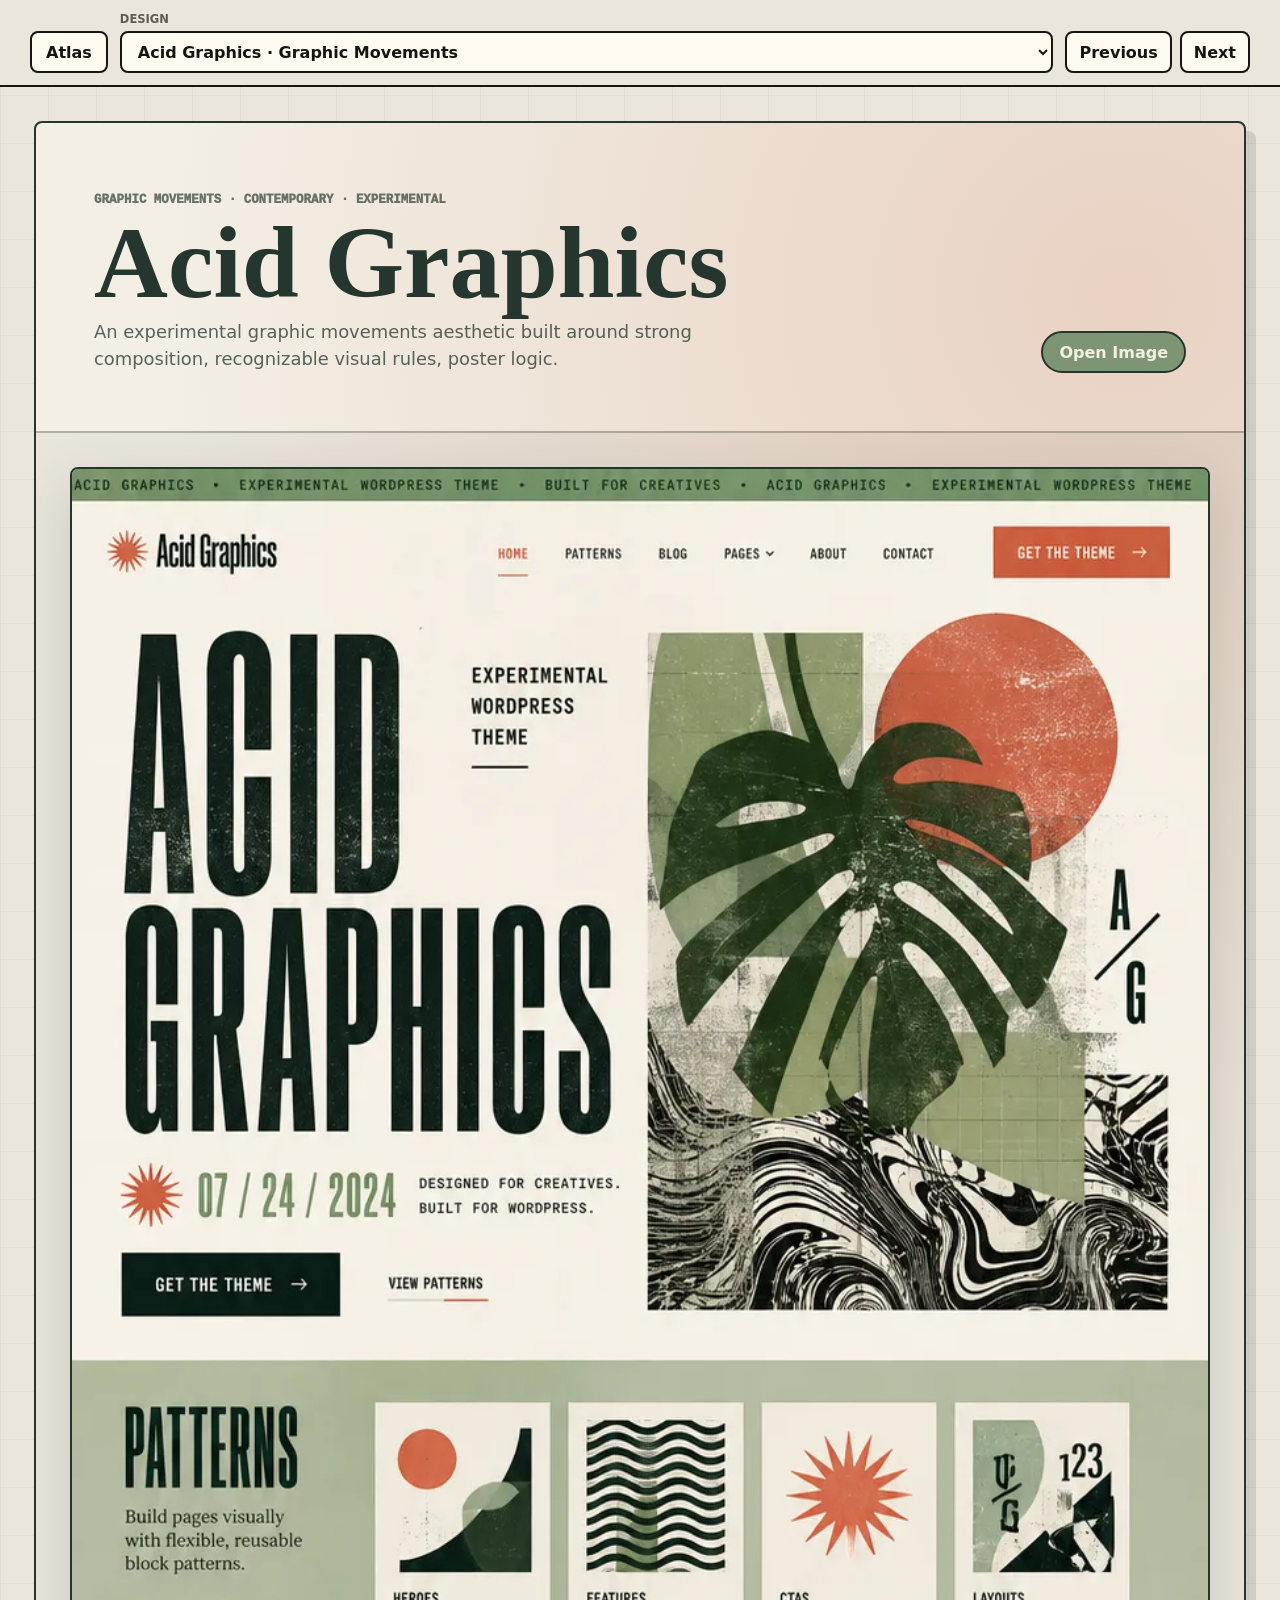
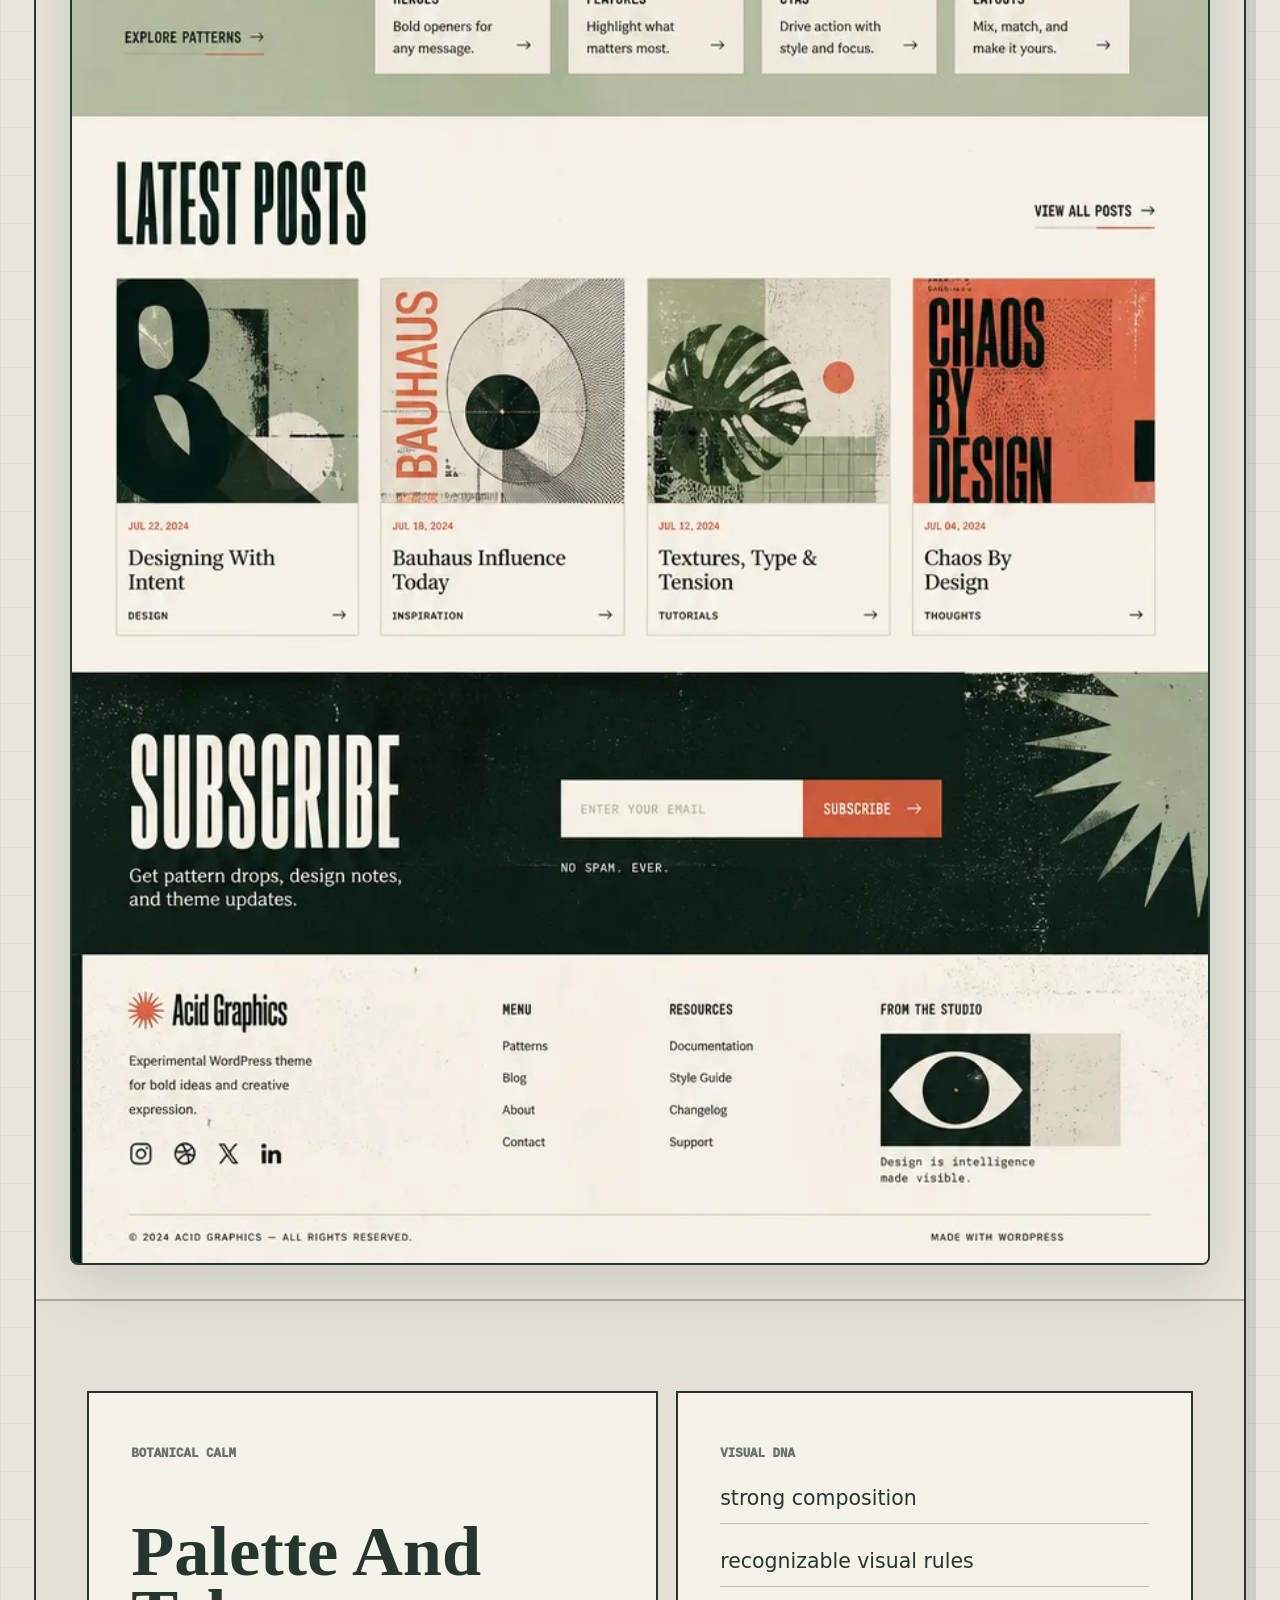
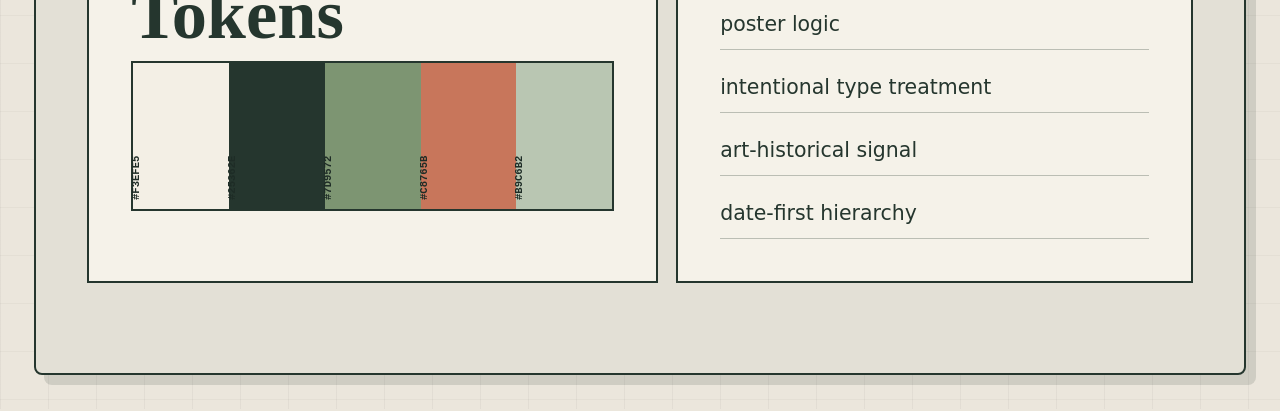
<file: mockup.html>
<!doctype html>
<html lang="en">
  <head>
    <meta charset="utf-8">
    <meta name="viewport" content="width=device-width, initial-scale=1">
    <title>WordPress Theme Mockup Viewer | WeirdPress Aesthetic Atlas</title>
    <meta name="description" content="Open full-page WordPress homepage mockups from the WeirdPress Aesthetic Atlas and compare visual directions for theme design.">
    <meta name="robots" content="index, follow">
    <meta name="theme-color" content="#11110f">
    <meta name="color-scheme" content="dark">
    <link rel="canonical" href="https://regionallyfamous.github.io/atlas/mockup.html">
    <link rel="icon" href="assets/meta/favicon.ico" sizes="any">
    <link rel="icon" type="image/svg+xml" href="assets/meta/favicon.svg">
    <link rel="icon" type="image/png" sizes="32x32" href="assets/meta/favicon-32.png">
    <link rel="apple-touch-icon" href="assets/meta/apple-touch-icon.png">
    <link rel="manifest" href="site.webmanifest">
    <meta property="og:locale" content="en_US">
    <meta property="og:type" content="website">
    <meta property="og:site_name" content="WeirdPress Aesthetic Atlas">
    <meta property="og:title" content="WordPress Theme Mockup Viewer">
    <meta property="og:description" content="Open full-page WordPress homepage mockups from the WeirdPress Aesthetic Atlas and compare visual directions for theme design.">
    <meta property="og:url" content="https://regionallyfamous.github.io/atlas/mockup.html">
    <meta property="og:image" content="https://regionallyfamous.github.io/atlas/assets/meta/social-card.jpg">
    <meta property="og:image:secure_url" content="https://regionallyfamous.github.io/atlas/assets/meta/social-card.jpg">
    <meta property="og:image:type" content="image/jpeg">
    <meta property="og:image:width" content="1200">
    <meta property="og:image:height" content="630">
    <meta property="og:image:alt" content="A dark editorial wall of WordPress theme mockups labeled WeirdPress Aesthetic Atlas.">
    <meta name="twitter:card" content="summary_large_image">
    <meta name="twitter:title" content="WordPress Theme Mockup Viewer">
    <meta name="twitter:description" content="Open full-page WordPress homepage mockups from the WeirdPress Aesthetic Atlas and compare visual directions for theme design.">
    <meta name="twitter:image" content="https://regionallyfamous.github.io/atlas/assets/meta/social-card.jpg">
    <meta name="twitter:image:alt" content="A dark editorial wall of WordPress theme mockups labeled WeirdPress Aesthetic Atlas.">
    <link rel="stylesheet" href="mockup.css">
  </head>
  <body>
    <header class="viewer-bar">
      <a class="back-link" href="index.html">Atlas</a>
      <label class="mockup-picker">
        <span>Design</span>
        <select id="mockupSelect"></select>
      </label>
      <div class="viewer-actions">
        <button id="prevButton" type="button">Previous</button>
        <button id="nextButton" type="button">Next</button>
      </div>
    </header>
    <main id="mockupRoot" class="mockup-root" aria-live="polite"></main>
    <script src="mockup.js"></script>
  </body>
</html>
</file>
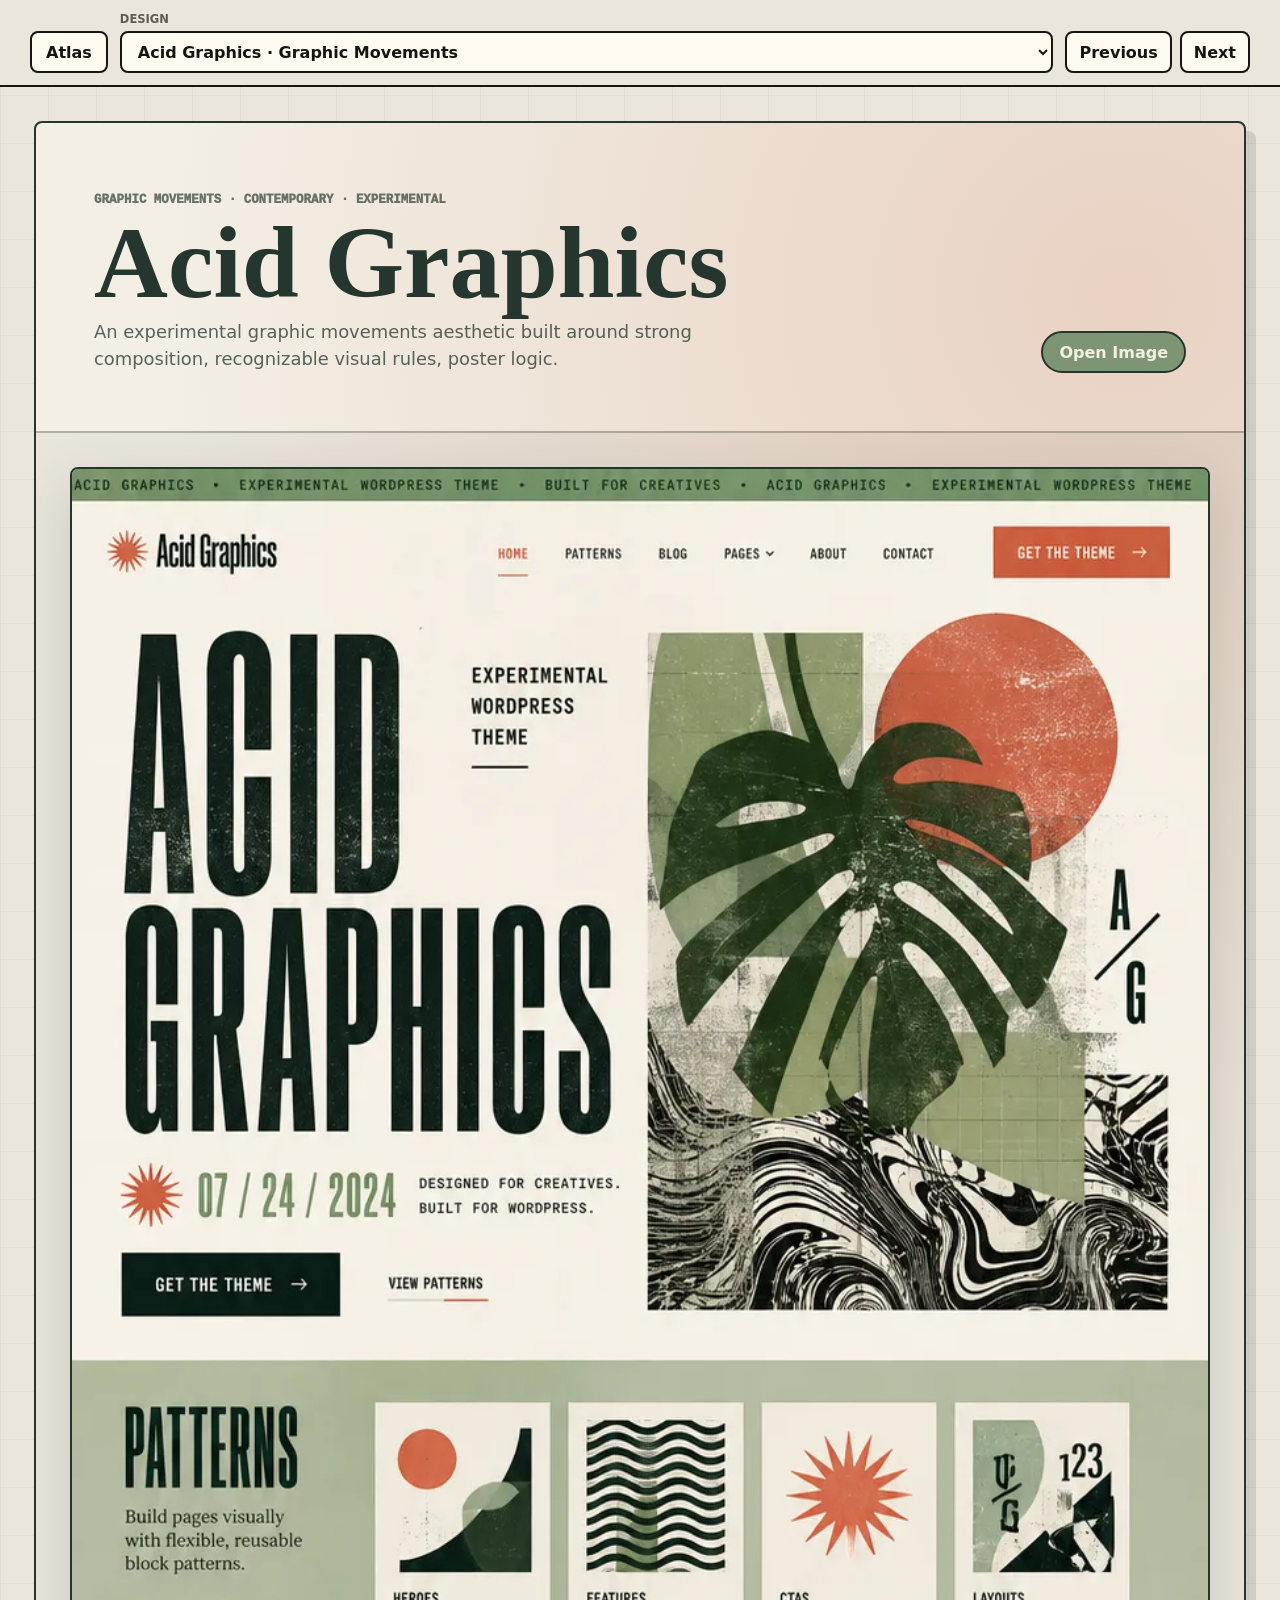
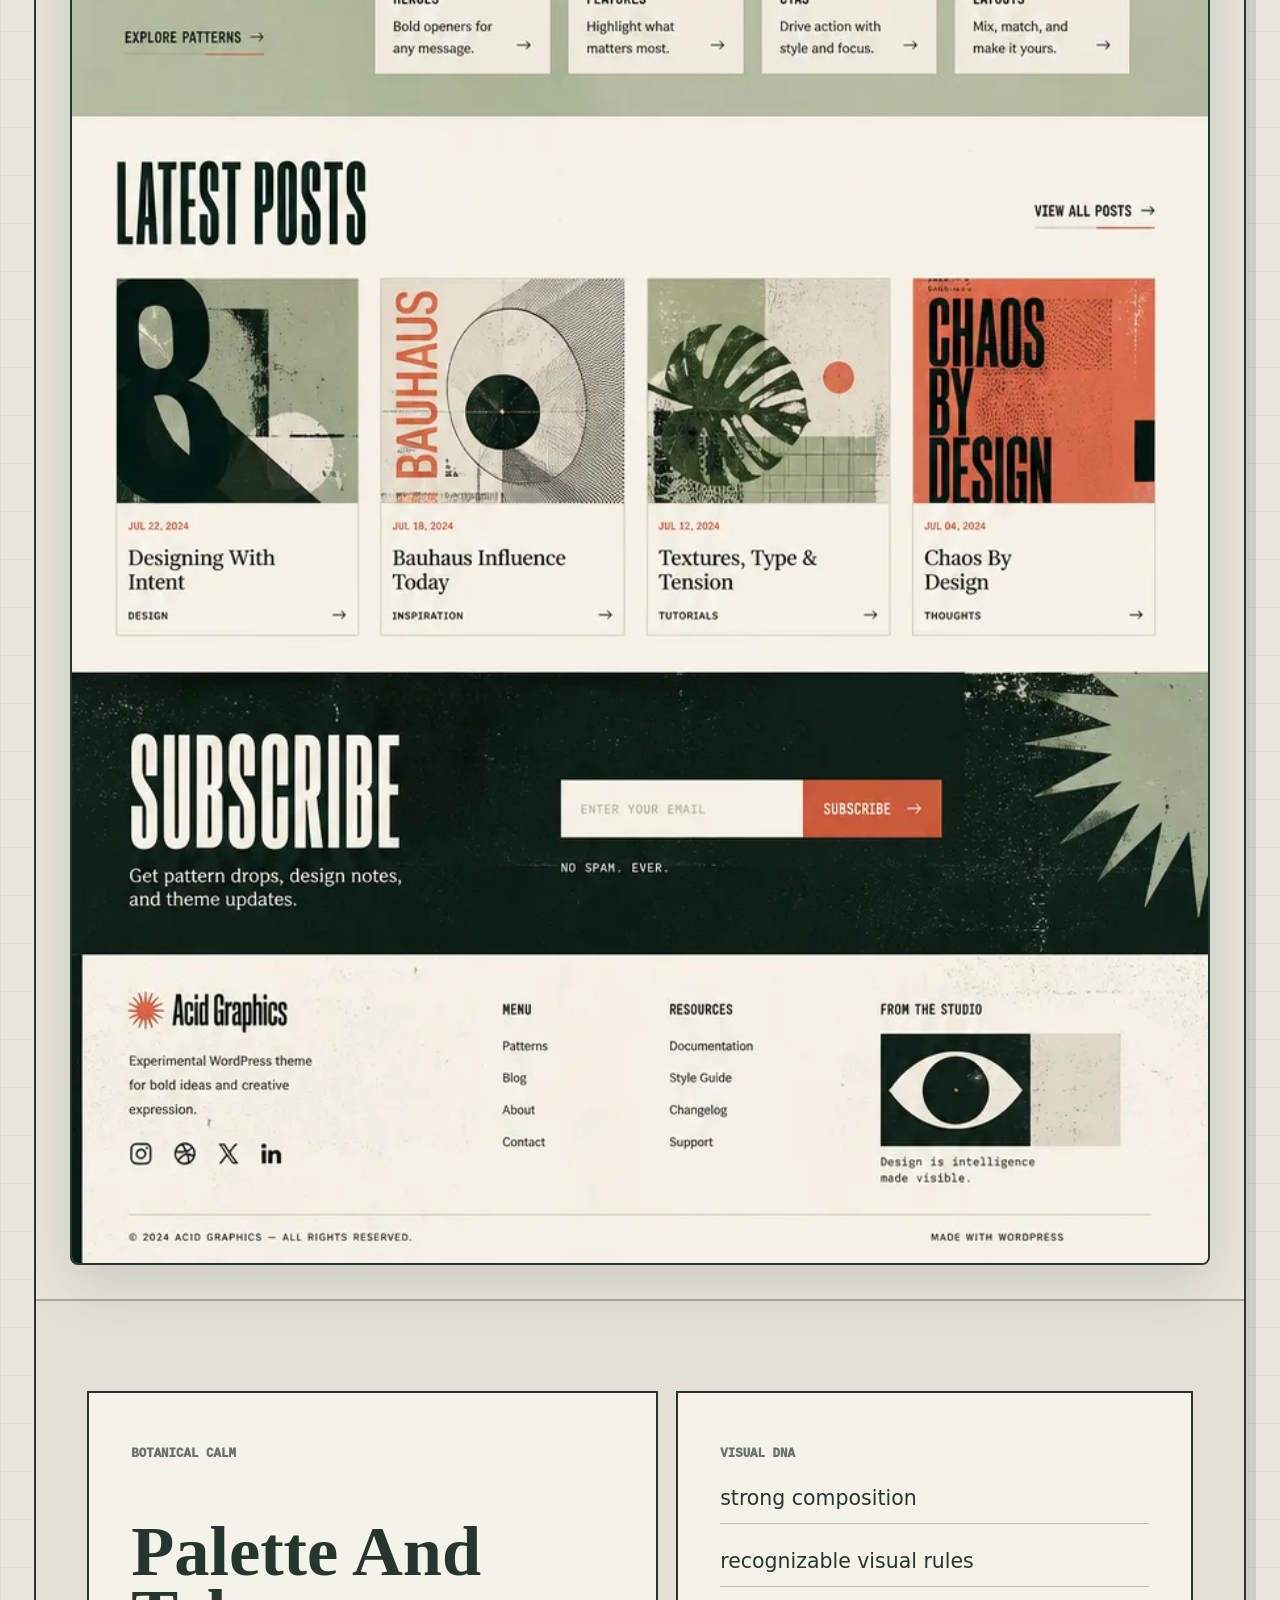
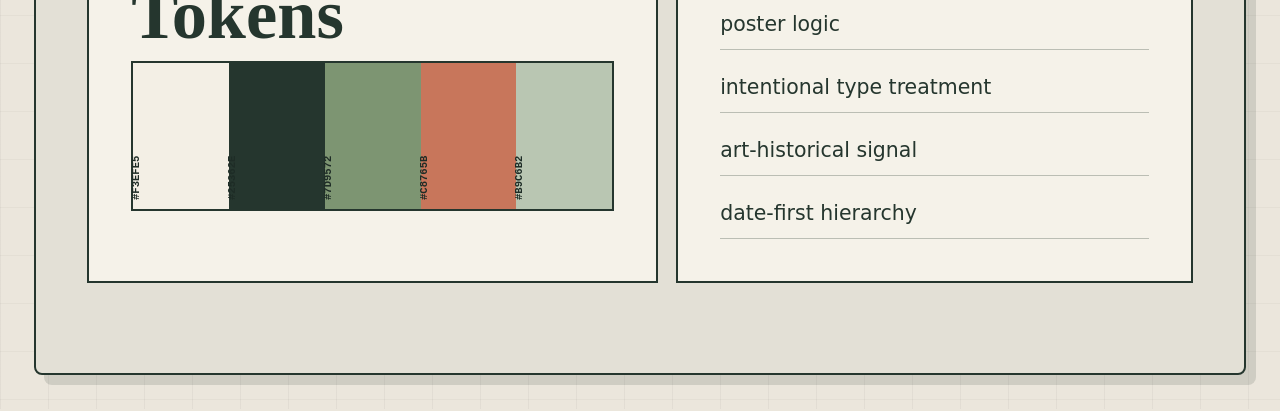
<file: site/mockup.html>
<!doctype html>
<html lang="en">
  <head>
    <meta charset="utf-8">
    <meta name="viewport" content="width=device-width, initial-scale=1">
    <title>WordPress Theme Mockup Viewer | WeirdPress Aesthetic Atlas</title>
    <meta name="description" content="Open full-page WordPress homepage mockups from the WeirdPress Aesthetic Atlas and compare visual directions for theme design.">
    <meta name="robots" content="index, follow">
    <meta name="theme-color" content="#11110f">
    <meta name="color-scheme" content="dark">
    <link rel="canonical" href="https://regionallyfamous.github.io/atlas/mockup.html">
    <link rel="icon" href="../assets/meta/favicon.ico" sizes="any">
    <link rel="icon" type="image/svg+xml" href="../assets/meta/favicon.svg">
    <link rel="icon" type="image/png" sizes="32x32" href="../assets/meta/favicon-32.png">
    <link rel="apple-touch-icon" href="../assets/meta/apple-touch-icon.png">
    <link rel="manifest" href="../site.webmanifest">
    <meta property="og:locale" content="en_US">
    <meta property="og:type" content="website">
    <meta property="og:site_name" content="WeirdPress Aesthetic Atlas">
    <meta property="og:title" content="WordPress Theme Mockup Viewer">
    <meta property="og:description" content="Open full-page WordPress homepage mockups from the WeirdPress Aesthetic Atlas and compare visual directions for theme design.">
    <meta property="og:url" content="https://regionallyfamous.github.io/atlas/mockup.html">
    <meta property="og:image" content="https://regionallyfamous.github.io/atlas/assets/meta/social-card.jpg">
    <meta property="og:image:secure_url" content="https://regionallyfamous.github.io/atlas/assets/meta/social-card.jpg">
    <meta property="og:image:type" content="image/jpeg">
    <meta property="og:image:width" content="1200">
    <meta property="og:image:height" content="630">
    <meta property="og:image:alt" content="A dark editorial wall of WordPress theme mockups labeled WeirdPress Aesthetic Atlas.">
    <meta name="twitter:card" content="summary_large_image">
    <meta name="twitter:title" content="WordPress Theme Mockup Viewer">
    <meta name="twitter:description" content="Open full-page WordPress homepage mockups from the WeirdPress Aesthetic Atlas and compare visual directions for theme design.">
    <meta name="twitter:image" content="https://regionallyfamous.github.io/atlas/assets/meta/social-card.jpg">
    <meta name="twitter:image:alt" content="A dark editorial wall of WordPress theme mockups labeled WeirdPress Aesthetic Atlas.">
    <link rel="stylesheet" href="mockup.css">
  </head>
  <body>
    <header class="viewer-bar">
      <a class="back-link" href="index.html">Atlas</a>
      <label class="mockup-picker">
        <span>Design</span>
        <select id="mockupSelect"></select>
      </label>
      <div class="viewer-actions">
        <button id="prevButton" type="button">Previous</button>
        <button id="nextButton" type="button">Next</button>
      </div>
    </header>
    <main id="mockupRoot" class="mockup-root" aria-live="polite"></main>
    <script src="mockup.js"></script>
  </body>
</html>
</file>
<file: mockup.css>
:root {
  --viewer-bg: #ebe6dc;
  --viewer-ink: #171512;
  --viewer-panel: #fffaf0;
  --viewer-line: #171512;
  color-scheme: light;
}

* {
  box-sizing: border-box;
}

html {
  scroll-behavior: smooth;
}

body {
  margin: 0;
  background:
    linear-gradient(90deg, rgba(23, 21, 18, 0.045) 1px, transparent 1px) 0 0 / 48px 48px,
    linear-gradient(0deg, rgba(23, 21, 18, 0.035) 1px, transparent 1px) 0 0 / 48px 48px,
    var(--viewer-bg);
  color: var(--viewer-ink);
  font-family: Inter, ui-sans-serif, system-ui, -apple-system, BlinkMacSystemFont, "Segoe UI", sans-serif;
  letter-spacing: 0;
}

a {
  color: inherit;
}

button,
select {
  font: inherit;
}

.viewer-bar {
  position: relative;
  z-index: 20;
  display: grid;
  grid-template-columns: auto minmax(220px, 1fr) auto;
  gap: 12px;
  align-items: end;
  padding: 12px clamp(14px, 3vw, 30px);
  border-bottom: 2px solid var(--viewer-line);
  background: rgba(235, 230, 220, 0.94);
  backdrop-filter: blur(16px);
}

.back-link,
.viewer-actions button,
.mockup-picker select {
  min-height: 42px;
  border: 2px solid var(--viewer-line);
  border-radius: 8px;
  background: var(--viewer-panel);
  color: var(--viewer-ink);
  font-weight: 850;
}

.back-link {
  display: inline-flex;
  align-items: center;
  padding: 0 14px;
  text-decoration: none;
}

.mockup-picker {
  display: grid;
  gap: 5px;
}

.mockup-picker span {
  color: #625a51;
  font-size: 0.72rem;
  font-weight: 900;
  text-transform: uppercase;
}

.mockup-picker select {
  width: 100%;
  padding: 0 12px;
}

.viewer-actions {
  display: flex;
  gap: 8px;
}

.viewer-actions button {
  padding: 0 12px;
  cursor: pointer;
}

.back-link:focus-visible,
.viewer-actions button:focus-visible,
.mockup-picker select:focus-visible,
.full-site a:focus-visible {
  outline: 3px solid #e34d2f;
  outline-offset: 2px;
}

.mockup-root {
  padding: clamp(14px, 3vw, 34px);
}

.full-site {
  --radius: 8px;
  --site-max: 1380px;
  max-width: var(--site-max);
  margin: 0 auto;
  overflow: hidden;
  border: 2px solid var(--c1);
  border-radius: var(--radius);
  background:
    radial-gradient(circle at 82% 8%, color-mix(in srgb, var(--c3) 28%, transparent), transparent 30%),
    linear-gradient(135deg, color-mix(in srgb, var(--c0) 92%, white), color-mix(in srgb, var(--c0) 72%, var(--c2))),
    var(--c0);
  color: var(--c1);
  box-shadow: 10px 10px 0 color-mix(in srgb, var(--c1) 14%, transparent);
}

.full-site p,
.full-site h1,
.full-site h2,
.full-site h3 {
  margin-top: 0;
}

.full-nav {
  display: grid;
  grid-template-columns: auto minmax(0, 1fr) auto;
  gap: 22px;
  align-items: center;
  padding: 20px clamp(18px, 4vw, 54px);
  border-bottom: 2px solid color-mix(in srgb, var(--c1) 42%, transparent);
  background: color-mix(in srgb, var(--c0) 84%, white);
}

.full-logo {
  display: grid;
  place-items: center;
  width: 44px;
  height: 44px;
  border: 2px solid var(--c1);
  border-radius: calc(var(--radius) - 2px);
  background: var(--c1);
  color: var(--c0);
  font-family: Georgia, "Times New Roman", serif;
  font-size: 1.32rem;
  font-weight: 950;
  line-height: 1;
  text-decoration: none;
}

.full-nav-links {
  display: flex;
  flex-wrap: wrap;
  gap: 18px;
  align-items: center;
}

.full-nav-links a,
.full-nav-cta,
.full-eyebrow,
.proof-strip,
.full-card-kicker,
.full-footer,
.full-swatches b {
  font-family: ui-monospace, SFMono-Regular, Menlo, Consolas, monospace;
  letter-spacing: 0;
  text-transform: uppercase;
}

.full-nav-links a {
  color: color-mix(in srgb, var(--c1) 72%, transparent);
  font-size: 0.76rem;
  font-weight: 900;
  text-decoration: none;
}

.full-nav-cta,
.primary-action,
.secondary-action {
  display: inline-flex;
  align-items: center;
  justify-content: center;
  min-height: 42px;
  padding: 0 16px;
  border: 2px solid var(--c1);
  border-radius: 999px;
  font-weight: 900;
  text-decoration: none;
}

.full-nav-cta,
.primary-action {
  background: var(--c2);
  color: var(--c0);
}

.secondary-action {
  background: color-mix(in srgb, var(--c0) 78%, white);
  color: var(--c1);
}

.full-hero {
  display: grid;
  grid-template-columns: minmax(0, 1fr) minmax(320px, 0.86fr);
  gap: clamp(22px, 5vw, 70px);
  align-items: center;
  min-height: clamp(560px, 72vh, 760px);
  padding: clamp(32px, 7vw, 96px) clamp(18px, 4vw, 64px);
}

.hero-copy {
  max-width: 780px;
}

.full-eyebrow {
  margin-bottom: 12px;
  color: color-mix(in srgb, var(--c1) 68%, transparent);
  font-size: 0.78rem;
  font-weight: 950;
}

.hero-copy h1 {
  margin-bottom: 22px;
  font-family: Georgia, "Times New Roman", serif;
  font-size: clamp(4.1rem, 11vw, 11rem);
  font-weight: 950;
  line-height: 0.82;
  overflow-wrap: anywhere;
}

.hero-lede {
  max-width: 62ch;
  color: color-mix(in srgb, var(--c1) 82%, transparent);
  font-size: clamp(1.05rem, 1.6vw, 1.45rem);
  line-height: 1.5;
}

.hero-actions {
  display: flex;
  flex-wrap: wrap;
  gap: 12px;
  margin-top: 28px;
}

.hero-art {
  position: relative;
  min-height: 420px;
}

.art-window {
  position: relative;
  min-height: 420px;
  overflow: hidden;
  border: 2px solid var(--c1);
  border-radius: var(--radius);
  background:
    linear-gradient(90deg, color-mix(in srgb, var(--c1) 8%, transparent) 1px, transparent 1px) 0 0 / 34px 34px,
    linear-gradient(0deg, color-mix(in srgb, var(--c1) 8%, transparent) 1px, transparent 1px) 0 0 / 34px 34px,
    linear-gradient(135deg, var(--c2), var(--c3));
  box-shadow: 12px 12px 0 color-mix(in srgb, var(--c1) 18%, transparent);
}

.art-dot {
  position: absolute;
  top: 18px;
  z-index: 2;
  width: 12px;
  height: 12px;
  border: 1px solid var(--c1);
  border-radius: 50%;
}

.dot-one {
  left: 18px;
  background: var(--c2);
}

.dot-two {
  left: 38px;
  background: var(--c3);
}

.dot-three {
  left: 58px;
  background: var(--c4);
}

.art-stage {
  position: absolute;
  inset: 48px 20px 20px;
  overflow: hidden;
  border: 2px solid color-mix(in srgb, var(--c0) 82%, transparent);
  background: color-mix(in srgb, var(--c0) 42%, transparent);
}

.art-shape {
  position: absolute;
  display: block;
}

.shape-one {
  inset: 12% auto auto 10%;
  width: 54%;
  height: 26%;
  background: var(--c0);
}

.shape-two {
  inset: auto 10% 12% auto;
  width: 58%;
  height: 32%;
  background: var(--c4);
}

.shape-three {
  inset: 36% auto auto 18%;
  width: 22%;
  height: 22%;
  border-radius: 50%;
  background: var(--c1);
}

.shape-four {
  inset: 18% 12% auto auto;
  width: 16%;
  height: 52%;
  background: var(--c2);
}

.floating-panel {
  position: absolute;
  display: grid;
  gap: 8px;
  width: min(260px, 52%);
  padding: 16px;
  border: 2px solid var(--c1);
  border-radius: var(--radius);
  background: color-mix(in srgb, var(--c0) 86%, white);
  box-shadow: 8px 8px 0 color-mix(in srgb, var(--c1) 18%, transparent);
}

.floating-panel strong {
  font-family: Georgia, "Times New Roman", serif;
  font-size: 1.04rem;
  line-height: 1.05;
}

.floating-panel span {
  height: 8px;
  background: color-mix(in srgb, var(--c1) 18%, transparent);
}

.panel-one {
  right: -22px;
  bottom: 42px;
}

.panel-two {
  left: -22px;
  top: 68px;
}

.proof-strip {
  display: grid;
  grid-template-columns: repeat(3, minmax(0, 1fr));
  border-top: 2px solid color-mix(in srgb, var(--c1) 48%, transparent);
  border-bottom: 2px solid color-mix(in srgb, var(--c1) 48%, transparent);
  background: color-mix(in srgb, var(--c1) 7%, transparent);
}

.proof-strip div {
  display: grid;
  gap: 7px;
  padding: 22px clamp(18px, 4vw, 42px);
  border-right: 1px solid color-mix(in srgb, var(--c1) 34%, transparent);
}

.proof-strip div:last-child {
  border-right: 0;
}

.proof-strip strong {
  font-size: 1.45rem;
  line-height: 1;
}

.proof-strip span {
  font-size: 0.78rem;
  font-weight: 900;
}

.feature-section,
.content-grid,
.split-showcase,
.editorial-band,
.final-cta {
  padding: clamp(42px, 7vw, 94px) clamp(18px, 4vw, 64px);
}

.feature-section {
  display: grid;
  grid-template-columns: minmax(0, 0.9fr) minmax(300px, 0.75fr);
  gap: clamp(20px, 5vw, 84px);
  align-items: start;
}

.feature-section h2,
.content-grid h2,
.split-showcase h2,
.editorial-band h2,
.final-cta h2 {
  margin-bottom: 14px;
  font-family: Georgia, "Times New Roman", serif;
  font-size: clamp(2.5rem, 5.5vw, 6.3rem);
  line-height: 0.9;
}

.feature-section p,
.editorial-band p,
.final-cta p {
  color: color-mix(in srgb, var(--c1) 78%, transparent);
  font-size: clamp(1rem, 1.35vw, 1.25rem);
  line-height: 1.55;
}

.section-heading {
  display: flex;
  align-items: end;
  justify-content: space-between;
  gap: 20px;
  margin-bottom: 24px;
}

.card-grid {
  display: grid;
  grid-template-columns: repeat(3, minmax(0, 1fr));
  gap: 18px;
}

.full-card {
  display: grid;
  gap: 13px;
  min-height: 330px;
  padding: 18px;
  border: 2px solid var(--c1);
  border-radius: var(--radius);
  background: color-mix(in srgb, var(--c0) 86%, white);
}

.full-card-media {
  position: relative;
  min-height: 150px;
  overflow: hidden;
  border: 2px solid color-mix(in srgb, var(--c1) 48%, transparent);
  background:
    linear-gradient(135deg, var(--c2), var(--c3));
}

.full-card-media span {
  position: absolute;
  display: block;
  background: var(--c0);
}

.full-card-media span:nth-child(1) {
  inset: 18px auto auto 18px;
  width: 48%;
  height: 28px;
}

.full-card-media span:nth-child(2) {
  inset: auto 18px 18px auto;
  width: 42%;
  height: 52px;
  background: var(--c4);
}

.full-card-media span:nth-child(3) {
  inset: 54px auto auto 24px;
  width: 42px;
  height: 42px;
  border-radius: 50%;
  background: var(--c1);
}

.full-card-kicker {
  margin: 0;
  color: color-mix(in srgb, var(--c1) 62%, transparent);
  font-size: 0.74rem;
  font-weight: 950;
}

.full-card h3 {
  margin-bottom: 0;
  font-family: Georgia, "Times New Roman", serif;
  font-size: clamp(1.45rem, 2vw, 2.2rem);
  line-height: 1;
}

.full-card p:last-child {
  margin-bottom: 0;
  color: color-mix(in srgb, var(--c1) 76%, transparent);
  line-height: 1.5;
}

.split-showcase {
  display: grid;
  grid-template-columns: 1.05fr 0.95fr;
  gap: 18px;
  background: color-mix(in srgb, var(--c1) 8%, transparent);
}

.palette-panel,
.dna-panel {
  padding: clamp(20px, 4vw, 42px);
  border: 2px solid var(--c1);
  border-radius: var(--radius);
  background: color-mix(in srgb, var(--c0) 84%, white);
}

.full-swatches {
  display: grid;
  grid-template-columns: repeat(5, minmax(0, 1fr));
  min-height: 150px;
  border: 2px solid var(--c1);
}

.full-swatches span {
  position: relative;
  display: block;
}

.full-swatches b {
  position: absolute;
  left: 9px;
  bottom: 9px;
  color: color-mix(in srgb, var(--c1) 82%, black);
  font-size: 0.66rem;
  transform: rotate(-90deg);
  transform-origin: left bottom;
}

.dna-panel ul {
  display: grid;
  gap: 12px;
  margin: 0;
  padding: 0;
  list-style: none;
}

.dna-panel li {
  padding: 13px 0;
  border-bottom: 1px solid color-mix(in srgb, var(--c1) 28%, transparent);
  font-size: clamp(1rem, 1.6vw, 1.35rem);
}

.editorial-band {
  display: grid;
  grid-template-columns: minmax(280px, 0.85fr) minmax(0, 1fr);
  gap: clamp(22px, 5vw, 70px);
  align-items: center;
}

.band-media {
  position: relative;
  min-height: 380px;
  overflow: hidden;
  border: 2px solid var(--c1);
  border-radius: var(--radius);
  background:
    radial-gradient(circle at 24% 28%, var(--c4), transparent 22%),
    linear-gradient(135deg, var(--c2), var(--c3));
}

.band-media span {
  position: absolute;
  display: block;
  background: var(--c0);
}

.band-media span:nth-child(1) {
  inset: 34px auto auto 34px;
  width: 54%;
  height: 48px;
}

.band-media span:nth-child(2) {
  inset: auto 34px 34px auto;
  width: 58%;
  height: 150px;
}

.band-media span:nth-child(3) {
  inset: 120px auto auto 44px;
  width: 86px;
  height: 86px;
  border-radius: 50%;
  background: var(--c1);
}

.final-cta {
  text-align: center;
  background: var(--c1);
  color: var(--c0);
}

.final-cta .full-eyebrow,
.final-cta p {
  color: color-mix(in srgb, var(--c0) 78%, transparent);
}

.final-cta .primary-action {
  margin-top: 18px;
  background: var(--c2);
  color: var(--c0);
  border-color: var(--c0);
}

.full-footer {
  display: grid;
  grid-template-columns: 1fr auto auto auto;
  gap: 16px;
  padding: 24px clamp(18px, 4vw, 64px);
  border-top: 2px solid color-mix(in srgb, var(--c0) 34%, transparent);
  background: var(--c1);
  color: var(--c0);
  font-size: 0.8rem;
  font-weight: 900;
}

.full-site.neon,
.full-site.terminal,
.full-site.dashboard,
.full-site.web-culture {
  background:
    radial-gradient(circle at 80% 10%, color-mix(in srgb, var(--c3) 42%, transparent), transparent 30%),
    radial-gradient(circle at 15% 90%, color-mix(in srgb, var(--c2) 32%, transparent), transparent 28%),
    linear-gradient(135deg, var(--c0), color-mix(in srgb, var(--c1) 78%, black));
}

.full-site.neon .full-nav,
.full-site.terminal .full-nav,
.full-site.dashboard .full-nav,
.full-site.web-culture .full-nav,
.full-site.neon .full-card,
.full-site.terminal .full-card,
.full-site.dashboard .full-card,
.full-site.web-culture .full-card,
.full-site.neon .palette-panel,
.full-site.terminal .palette-panel,
.full-site.dashboard .palette-panel,
.full-site.web-culture .palette-panel,
.full-site.neon .dna-panel,
.full-site.terminal .dna-panel,
.full-site.dashboard .dna-panel,
.full-site.web-culture .dna-panel {
  background: color-mix(in srgb, var(--c1) 8%, transparent);
  border-color: color-mix(in srgb, var(--c2) 70%, transparent);
}

.full-site.neon h1,
.full-site.terminal h1,
.full-site.dashboard h1,
.full-site.web-culture h1 {
  text-shadow: 0 0 34px color-mix(in srgb, var(--c2) 48%, transparent);
}

.full-site.glass .full-nav,
.full-site.glass .full-card,
.full-site.glass .palette-panel,
.full-site.glass .dna-panel,
.full-site.glass .art-window {
  border-color: rgba(255, 255, 255, 0.62);
  background: rgba(255, 255, 255, 0.34);
  backdrop-filter: blur(16px);
}

.full-site.brutal,
.full-site.poster-site,
.full-site.collage {
  --radius: 0;
}

.full-site.brutal .full-nav,
.full-site.brutal .full-card,
.full-site.brutal .palette-panel,
.full-site.brutal .dna-panel,
.full-site.brutal .art-window {
  border-width: 3px;
  box-shadow: 8px 8px 0 var(--c1);
}

.full-site.poster-site h1,
.full-site.poster h1,
.full-site.event h1 {
  font-family: Impact, Haettenschweiler, "Arial Narrow Bold", sans-serif;
  font-weight: 900;
  text-transform: uppercase;
}

.full-site.luxury h1,
.full-site.fashion h1,
.full-site.gallery-site h1,
.full-site.architecture h1 {
  font-weight: 650;
  letter-spacing: 0;
}

.full-site.organic .art-window,
.full-site.organic .full-card,
.full-site.maker .art-window {
  border-radius: 44px 18px 36px 18px;
}

.full-site.publication .full-hero,
.full-site.civic .full-hero {
  grid-template-columns: minmax(0, 1fr);
}

.full-site.publication .hero-art,
.full-site.civic .hero-art {
  min-height: 240px;
}

.full-site.publication .art-window,
.full-site.civic .art-window {
  min-height: 240px;
}

.full-site.publication .card-grid {
  grid-template-columns: 1.35fr 0.85fr 0.85fr;
}

.full-site.commerce .card-grid,
.full-site.fashion .card-grid,
.full-site.event .card-grid {
  grid-template-columns: 1fr 1fr;
}

.full-site.commerce .full-card:nth-child(3),
.full-site.fashion .full-card:nth-child(3),
.full-site.event .full-card:nth-child(3) {
  grid-column: 1 / -1;
}

.mockup-error {
  max-width: 720px;
  margin: 80px auto;
  padding: 30px;
  border: 2px solid var(--viewer-line);
  border-radius: 8px;
  background: var(--viewer-panel);
}

.generated-mockup-page {
  max-width: 1440px;
  margin: 0 auto;
  overflow: hidden;
  border: 2px solid var(--c1);
  border-radius: 8px;
  background:
    radial-gradient(circle at 90% 5%, color-mix(in srgb, var(--c3) 24%, transparent), transparent 28%),
    var(--c0);
  color: var(--c1);
  box-shadow: 10px 10px 0 color-mix(in srgb, var(--c1) 14%, transparent);
}

.generated-intro {
  display: grid;
  grid-template-columns: minmax(0, 1fr) auto;
  gap: 22px;
  align-items: end;
  padding: clamp(24px, 5vw, 58px);
  border-bottom: 2px solid color-mix(in srgb, var(--c1) 34%, transparent);
}

.generated-intro h1 {
  margin: 0 0 10px;
  font-family: Georgia, "Times New Roman", serif;
  font-size: clamp(3rem, 8vw, 7.5rem);
  line-height: 0.86;
}

.generated-intro p:last-child {
  max-width: 62ch;
  margin: 0;
  color: color-mix(in srgb, var(--c1) 76%, transparent);
  font-size: clamp(1rem, 1.4vw, 1.25rem);
  line-height: 1.55;
}

.generated-frame {
  margin: 0;
  padding: clamp(12px, 3vw, 34px);
  background: color-mix(in srgb, var(--c1) 5%, transparent);
}

.generated-frame img {
  display: block;
  width: 100%;
  height: auto;
  border: 2px solid var(--c1);
  border-radius: 8px;
  background: var(--c0);
  box-shadow: 0 18px 55px color-mix(in srgb, var(--c1) 16%, transparent);
}

.generated-notes {
  border-top: 2px solid color-mix(in srgb, var(--c1) 34%, transparent);
}

@media (max-width: 900px) {
  .viewer-bar {
    grid-template-columns: 1fr;
    align-items: stretch;
  }

  .viewer-actions {
    display: grid;
    grid-template-columns: repeat(2, 1fr);
  }

  .full-nav,
  .full-hero,
  .feature-section,
  .split-showcase,
  .editorial-band,
  .full-footer,
  .generated-intro {
    grid-template-columns: 1fr;
  }

  .full-nav-links {
    order: 3;
    grid-column: 1 / -1;
  }

  .full-hero {
    min-height: auto;
  }

  .hero-art {
    min-height: 340px;
  }

  .art-window {
    min-height: 340px;
  }

  .proof-strip,
  .card-grid,
  .full-site.publication .card-grid,
  .full-site.commerce .card-grid,
  .full-site.fashion .card-grid,
  .full-site.event .card-grid {
    grid-template-columns: 1fr;
  }

  .proof-strip div {
    border-right: 0;
    border-bottom: 1px solid color-mix(in srgb, var(--c1) 34%, transparent);
  }

  .proof-strip div:last-child {
    border-bottom: 0;
  }
}

@media (max-width: 560px) {
  .mockup-root {
    padding: 10px;
  }

  .full-site {
    border-radius: 0;
    box-shadow: none;
  }

  .full-nav,
  .full-hero,
  .feature-section,
  .content-grid,
  .split-showcase,
  .editorial-band,
  .final-cta,
  .full-footer {
    padding-left: 16px;
    padding-right: 16px;
  }

  .hero-copy h1 {
    font-size: clamp(3.1rem, 18vw, 5.2rem);
  }

  .section-heading {
    display: block;
  }

  .panel-one,
  .panel-two {
    left: 18px;
    right: 18px;
    width: auto;
  }
}
</file>
<file: site/mockup.css>
:root {
  --viewer-bg: #ebe6dc;
  --viewer-ink: #171512;
  --viewer-panel: #fffaf0;
  --viewer-line: #171512;
  color-scheme: light;
}

* {
  box-sizing: border-box;
}

html {
  scroll-behavior: smooth;
}

body {
  margin: 0;
  background:
    linear-gradient(90deg, rgba(23, 21, 18, 0.045) 1px, transparent 1px) 0 0 / 48px 48px,
    linear-gradient(0deg, rgba(23, 21, 18, 0.035) 1px, transparent 1px) 0 0 / 48px 48px,
    var(--viewer-bg);
  color: var(--viewer-ink);
  font-family: Inter, ui-sans-serif, system-ui, -apple-system, BlinkMacSystemFont, "Segoe UI", sans-serif;
  letter-spacing: 0;
}

a {
  color: inherit;
}

button,
select {
  font: inherit;
}

.viewer-bar {
  position: relative;
  z-index: 20;
  display: grid;
  grid-template-columns: auto minmax(220px, 1fr) auto;
  gap: 12px;
  align-items: end;
  padding: 12px clamp(14px, 3vw, 30px);
  border-bottom: 2px solid var(--viewer-line);
  background: rgba(235, 230, 220, 0.94);
  backdrop-filter: blur(16px);
}

.back-link,
.viewer-actions button,
.mockup-picker select {
  min-height: 42px;
  border: 2px solid var(--viewer-line);
  border-radius: 8px;
  background: var(--viewer-panel);
  color: var(--viewer-ink);
  font-weight: 850;
}

.back-link {
  display: inline-flex;
  align-items: center;
  padding: 0 14px;
  text-decoration: none;
}

.mockup-picker {
  display: grid;
  gap: 5px;
}

.mockup-picker span {
  color: #625a51;
  font-size: 0.72rem;
  font-weight: 900;
  text-transform: uppercase;
}

.mockup-picker select {
  width: 100%;
  padding: 0 12px;
}

.viewer-actions {
  display: flex;
  gap: 8px;
}

.viewer-actions button {
  padding: 0 12px;
  cursor: pointer;
}

.back-link:focus-visible,
.viewer-actions button:focus-visible,
.mockup-picker select:focus-visible,
.full-site a:focus-visible {
  outline: 3px solid #e34d2f;
  outline-offset: 2px;
}

.mockup-root {
  padding: clamp(14px, 3vw, 34px);
}

.full-site {
  --radius: 8px;
  --site-max: 1380px;
  max-width: var(--site-max);
  margin: 0 auto;
  overflow: hidden;
  border: 2px solid var(--c1);
  border-radius: var(--radius);
  background:
    radial-gradient(circle at 82% 8%, color-mix(in srgb, var(--c3) 28%, transparent), transparent 30%),
    linear-gradient(135deg, color-mix(in srgb, var(--c0) 92%, white), color-mix(in srgb, var(--c0) 72%, var(--c2))),
    var(--c0);
  color: var(--c1);
  box-shadow: 10px 10px 0 color-mix(in srgb, var(--c1) 14%, transparent);
}

.full-site p,
.full-site h1,
.full-site h2,
.full-site h3 {
  margin-top: 0;
}

.full-nav {
  display: grid;
  grid-template-columns: auto minmax(0, 1fr) auto;
  gap: 22px;
  align-items: center;
  padding: 20px clamp(18px, 4vw, 54px);
  border-bottom: 2px solid color-mix(in srgb, var(--c1) 42%, transparent);
  background: color-mix(in srgb, var(--c0) 84%, white);
}

.full-logo {
  display: grid;
  place-items: center;
  width: 44px;
  height: 44px;
  border: 2px solid var(--c1);
  border-radius: calc(var(--radius) - 2px);
  background: var(--c1);
  color: var(--c0);
  font-family: Georgia, "Times New Roman", serif;
  font-size: 1.32rem;
  font-weight: 950;
  line-height: 1;
  text-decoration: none;
}

.full-nav-links {
  display: flex;
  flex-wrap: wrap;
  gap: 18px;
  align-items: center;
}

.full-nav-links a,
.full-nav-cta,
.full-eyebrow,
.proof-strip,
.full-card-kicker,
.full-footer,
.full-swatches b {
  font-family: ui-monospace, SFMono-Regular, Menlo, Consolas, monospace;
  letter-spacing: 0;
  text-transform: uppercase;
}

.full-nav-links a {
  color: color-mix(in srgb, var(--c1) 72%, transparent);
  font-size: 0.76rem;
  font-weight: 900;
  text-decoration: none;
}

.full-nav-cta,
.primary-action,
.secondary-action {
  display: inline-flex;
  align-items: center;
  justify-content: center;
  min-height: 42px;
  padding: 0 16px;
  border: 2px solid var(--c1);
  border-radius: 999px;
  font-weight: 900;
  text-decoration: none;
}

.full-nav-cta,
.primary-action {
  background: var(--c2);
  color: var(--c0);
}

.secondary-action {
  background: color-mix(in srgb, var(--c0) 78%, white);
  color: var(--c1);
}

.full-hero {
  display: grid;
  grid-template-columns: minmax(0, 1fr) minmax(320px, 0.86fr);
  gap: clamp(22px, 5vw, 70px);
  align-items: center;
  min-height: clamp(560px, 72vh, 760px);
  padding: clamp(32px, 7vw, 96px) clamp(18px, 4vw, 64px);
}

.hero-copy {
  max-width: 780px;
}

.full-eyebrow {
  margin-bottom: 12px;
  color: color-mix(in srgb, var(--c1) 68%, transparent);
  font-size: 0.78rem;
  font-weight: 950;
}

.hero-copy h1 {
  margin-bottom: 22px;
  font-family: Georgia, "Times New Roman", serif;
  font-size: clamp(4.1rem, 11vw, 11rem);
  font-weight: 950;
  line-height: 0.82;
  overflow-wrap: anywhere;
}

.hero-lede {
  max-width: 62ch;
  color: color-mix(in srgb, var(--c1) 82%, transparent);
  font-size: clamp(1.05rem, 1.6vw, 1.45rem);
  line-height: 1.5;
}

.hero-actions {
  display: flex;
  flex-wrap: wrap;
  gap: 12px;
  margin-top: 28px;
}

.hero-art {
  position: relative;
  min-height: 420px;
}

.art-window {
  position: relative;
  min-height: 420px;
  overflow: hidden;
  border: 2px solid var(--c1);
  border-radius: var(--radius);
  background:
    linear-gradient(90deg, color-mix(in srgb, var(--c1) 8%, transparent) 1px, transparent 1px) 0 0 / 34px 34px,
    linear-gradient(0deg, color-mix(in srgb, var(--c1) 8%, transparent) 1px, transparent 1px) 0 0 / 34px 34px,
    linear-gradient(135deg, var(--c2), var(--c3));
  box-shadow: 12px 12px 0 color-mix(in srgb, var(--c1) 18%, transparent);
}

.art-dot {
  position: absolute;
  top: 18px;
  z-index: 2;
  width: 12px;
  height: 12px;
  border: 1px solid var(--c1);
  border-radius: 50%;
}

.dot-one {
  left: 18px;
  background: var(--c2);
}

.dot-two {
  left: 38px;
  background: var(--c3);
}

.dot-three {
  left: 58px;
  background: var(--c4);
}

.art-stage {
  position: absolute;
  inset: 48px 20px 20px;
  overflow: hidden;
  border: 2px solid color-mix(in srgb, var(--c0) 82%, transparent);
  background: color-mix(in srgb, var(--c0) 42%, transparent);
}

.art-shape {
  position: absolute;
  display: block;
}

.shape-one {
  inset: 12% auto auto 10%;
  width: 54%;
  height: 26%;
  background: var(--c0);
}

.shape-two {
  inset: auto 10% 12% auto;
  width: 58%;
  height: 32%;
  background: var(--c4);
}

.shape-three {
  inset: 36% auto auto 18%;
  width: 22%;
  height: 22%;
  border-radius: 50%;
  background: var(--c1);
}

.shape-four {
  inset: 18% 12% auto auto;
  width: 16%;
  height: 52%;
  background: var(--c2);
}

.floating-panel {
  position: absolute;
  display: grid;
  gap: 8px;
  width: min(260px, 52%);
  padding: 16px;
  border: 2px solid var(--c1);
  border-radius: var(--radius);
  background: color-mix(in srgb, var(--c0) 86%, white);
  box-shadow: 8px 8px 0 color-mix(in srgb, var(--c1) 18%, transparent);
}

.floating-panel strong {
  font-family: Georgia, "Times New Roman", serif;
  font-size: 1.04rem;
  line-height: 1.05;
}

.floating-panel span {
  height: 8px;
  background: color-mix(in srgb, var(--c1) 18%, transparent);
}

.panel-one {
  right: -22px;
  bottom: 42px;
}

.panel-two {
  left: -22px;
  top: 68px;
}

.proof-strip {
  display: grid;
  grid-template-columns: repeat(3, minmax(0, 1fr));
  border-top: 2px solid color-mix(in srgb, var(--c1) 48%, transparent);
  border-bottom: 2px solid color-mix(in srgb, var(--c1) 48%, transparent);
  background: color-mix(in srgb, var(--c1) 7%, transparent);
}

.proof-strip div {
  display: grid;
  gap: 7px;
  padding: 22px clamp(18px, 4vw, 42px);
  border-right: 1px solid color-mix(in srgb, var(--c1) 34%, transparent);
}

.proof-strip div:last-child {
  border-right: 0;
}

.proof-strip strong {
  font-size: 1.45rem;
  line-height: 1;
}

.proof-strip span {
  font-size: 0.78rem;
  font-weight: 900;
}

.feature-section,
.content-grid,
.split-showcase,
.editorial-band,
.final-cta {
  padding: clamp(42px, 7vw, 94px) clamp(18px, 4vw, 64px);
}

.feature-section {
  display: grid;
  grid-template-columns: minmax(0, 0.9fr) minmax(300px, 0.75fr);
  gap: clamp(20px, 5vw, 84px);
  align-items: start;
}

.feature-section h2,
.content-grid h2,
.split-showcase h2,
.editorial-band h2,
.final-cta h2 {
  margin-bottom: 14px;
  font-family: Georgia, "Times New Roman", serif;
  font-size: clamp(2.5rem, 5.5vw, 6.3rem);
  line-height: 0.9;
}

.feature-section p,
.editorial-band p,
.final-cta p {
  color: color-mix(in srgb, var(--c1) 78%, transparent);
  font-size: clamp(1rem, 1.35vw, 1.25rem);
  line-height: 1.55;
}

.section-heading {
  display: flex;
  align-items: end;
  justify-content: space-between;
  gap: 20px;
  margin-bottom: 24px;
}

.card-grid {
  display: grid;
  grid-template-columns: repeat(3, minmax(0, 1fr));
  gap: 18px;
}

.full-card {
  display: grid;
  gap: 13px;
  min-height: 330px;
  padding: 18px;
  border: 2px solid var(--c1);
  border-radius: var(--radius);
  background: color-mix(in srgb, var(--c0) 86%, white);
}

.full-card-media {
  position: relative;
  min-height: 150px;
  overflow: hidden;
  border: 2px solid color-mix(in srgb, var(--c1) 48%, transparent);
  background:
    linear-gradient(135deg, var(--c2), var(--c3));
}

.full-card-media span {
  position: absolute;
  display: block;
  background: var(--c0);
}

.full-card-media span:nth-child(1) {
  inset: 18px auto auto 18px;
  width: 48%;
  height: 28px;
}

.full-card-media span:nth-child(2) {
  inset: auto 18px 18px auto;
  width: 42%;
  height: 52px;
  background: var(--c4);
}

.full-card-media span:nth-child(3) {
  inset: 54px auto auto 24px;
  width: 42px;
  height: 42px;
  border-radius: 50%;
  background: var(--c1);
}

.full-card-kicker {
  margin: 0;
  color: color-mix(in srgb, var(--c1) 62%, transparent);
  font-size: 0.74rem;
  font-weight: 950;
}

.full-card h3 {
  margin-bottom: 0;
  font-family: Georgia, "Times New Roman", serif;
  font-size: clamp(1.45rem, 2vw, 2.2rem);
  line-height: 1;
}

.full-card p:last-child {
  margin-bottom: 0;
  color: color-mix(in srgb, var(--c1) 76%, transparent);
  line-height: 1.5;
}

.split-showcase {
  display: grid;
  grid-template-columns: 1.05fr 0.95fr;
  gap: 18px;
  background: color-mix(in srgb, var(--c1) 8%, transparent);
}

.palette-panel,
.dna-panel {
  padding: clamp(20px, 4vw, 42px);
  border: 2px solid var(--c1);
  border-radius: var(--radius);
  background: color-mix(in srgb, var(--c0) 84%, white);
}

.full-swatches {
  display: grid;
  grid-template-columns: repeat(5, minmax(0, 1fr));
  min-height: 150px;
  border: 2px solid var(--c1);
}

.full-swatches span {
  position: relative;
  display: block;
}

.full-swatches b {
  position: absolute;
  left: 9px;
  bottom: 9px;
  color: color-mix(in srgb, var(--c1) 82%, black);
  font-size: 0.66rem;
  transform: rotate(-90deg);
  transform-origin: left bottom;
}

.dna-panel ul {
  display: grid;
  gap: 12px;
  margin: 0;
  padding: 0;
  list-style: none;
}

.dna-panel li {
  padding: 13px 0;
  border-bottom: 1px solid color-mix(in srgb, var(--c1) 28%, transparent);
  font-size: clamp(1rem, 1.6vw, 1.35rem);
}

.editorial-band {
  display: grid;
  grid-template-columns: minmax(280px, 0.85fr) minmax(0, 1fr);
  gap: clamp(22px, 5vw, 70px);
  align-items: center;
}

.band-media {
  position: relative;
  min-height: 380px;
  overflow: hidden;
  border: 2px solid var(--c1);
  border-radius: var(--radius);
  background:
    radial-gradient(circle at 24% 28%, var(--c4), transparent 22%),
    linear-gradient(135deg, var(--c2), var(--c3));
}

.band-media span {
  position: absolute;
  display: block;
  background: var(--c0);
}

.band-media span:nth-child(1) {
  inset: 34px auto auto 34px;
  width: 54%;
  height: 48px;
}

.band-media span:nth-child(2) {
  inset: auto 34px 34px auto;
  width: 58%;
  height: 150px;
}

.band-media span:nth-child(3) {
  inset: 120px auto auto 44px;
  width: 86px;
  height: 86px;
  border-radius: 50%;
  background: var(--c1);
}

.final-cta {
  text-align: center;
  background: var(--c1);
  color: var(--c0);
}

.final-cta .full-eyebrow,
.final-cta p {
  color: color-mix(in srgb, var(--c0) 78%, transparent);
}

.final-cta .primary-action {
  margin-top: 18px;
  background: var(--c2);
  color: var(--c0);
  border-color: var(--c0);
}

.full-footer {
  display: grid;
  grid-template-columns: 1fr auto auto auto;
  gap: 16px;
  padding: 24px clamp(18px, 4vw, 64px);
  border-top: 2px solid color-mix(in srgb, var(--c0) 34%, transparent);
  background: var(--c1);
  color: var(--c0);
  font-size: 0.8rem;
  font-weight: 900;
}

.full-site.neon,
.full-site.terminal,
.full-site.dashboard,
.full-site.web-culture {
  background:
    radial-gradient(circle at 80% 10%, color-mix(in srgb, var(--c3) 42%, transparent), transparent 30%),
    radial-gradient(circle at 15% 90%, color-mix(in srgb, var(--c2) 32%, transparent), transparent 28%),
    linear-gradient(135deg, var(--c0), color-mix(in srgb, var(--c1) 78%, black));
}

.full-site.neon .full-nav,
.full-site.terminal .full-nav,
.full-site.dashboard .full-nav,
.full-site.web-culture .full-nav,
.full-site.neon .full-card,
.full-site.terminal .full-card,
.full-site.dashboard .full-card,
.full-site.web-culture .full-card,
.full-site.neon .palette-panel,
.full-site.terminal .palette-panel,
.full-site.dashboard .palette-panel,
.full-site.web-culture .palette-panel,
.full-site.neon .dna-panel,
.full-site.terminal .dna-panel,
.full-site.dashboard .dna-panel,
.full-site.web-culture .dna-panel {
  background: color-mix(in srgb, var(--c1) 8%, transparent);
  border-color: color-mix(in srgb, var(--c2) 70%, transparent);
}

.full-site.neon h1,
.full-site.terminal h1,
.full-site.dashboard h1,
.full-site.web-culture h1 {
  text-shadow: 0 0 34px color-mix(in srgb, var(--c2) 48%, transparent);
}

.full-site.glass .full-nav,
.full-site.glass .full-card,
.full-site.glass .palette-panel,
.full-site.glass .dna-panel,
.full-site.glass .art-window {
  border-color: rgba(255, 255, 255, 0.62);
  background: rgba(255, 255, 255, 0.34);
  backdrop-filter: blur(16px);
}

.full-site.brutal,
.full-site.poster-site,
.full-site.collage {
  --radius: 0;
}

.full-site.brutal .full-nav,
.full-site.brutal .full-card,
.full-site.brutal .palette-panel,
.full-site.brutal .dna-panel,
.full-site.brutal .art-window {
  border-width: 3px;
  box-shadow: 8px 8px 0 var(--c1);
}

.full-site.poster-site h1,
.full-site.poster h1,
.full-site.event h1 {
  font-family: Impact, Haettenschweiler, "Arial Narrow Bold", sans-serif;
  font-weight: 900;
  text-transform: uppercase;
}

.full-site.luxury h1,
.full-site.fashion h1,
.full-site.gallery-site h1,
.full-site.architecture h1 {
  font-weight: 650;
  letter-spacing: 0;
}

.full-site.organic .art-window,
.full-site.organic .full-card,
.full-site.maker .art-window {
  border-radius: 44px 18px 36px 18px;
}

.full-site.publication .full-hero,
.full-site.civic .full-hero {
  grid-template-columns: minmax(0, 1fr);
}

.full-site.publication .hero-art,
.full-site.civic .hero-art {
  min-height: 240px;
}

.full-site.publication .art-window,
.full-site.civic .art-window {
  min-height: 240px;
}

.full-site.publication .card-grid {
  grid-template-columns: 1.35fr 0.85fr 0.85fr;
}

.full-site.commerce .card-grid,
.full-site.fashion .card-grid,
.full-site.event .card-grid {
  grid-template-columns: 1fr 1fr;
}

.full-site.commerce .full-card:nth-child(3),
.full-site.fashion .full-card:nth-child(3),
.full-site.event .full-card:nth-child(3) {
  grid-column: 1 / -1;
}

.mockup-error {
  max-width: 720px;
  margin: 80px auto;
  padding: 30px;
  border: 2px solid var(--viewer-line);
  border-radius: 8px;
  background: var(--viewer-panel);
}

.generated-mockup-page {
  max-width: 1440px;
  margin: 0 auto;
  overflow: hidden;
  border: 2px solid var(--c1);
  border-radius: 8px;
  background:
    radial-gradient(circle at 90% 5%, color-mix(in srgb, var(--c3) 24%, transparent), transparent 28%),
    var(--c0);
  color: var(--c1);
  box-shadow: 10px 10px 0 color-mix(in srgb, var(--c1) 14%, transparent);
}

.generated-intro {
  display: grid;
  grid-template-columns: minmax(0, 1fr) auto;
  gap: 22px;
  align-items: end;
  padding: clamp(24px, 5vw, 58px);
  border-bottom: 2px solid color-mix(in srgb, var(--c1) 34%, transparent);
}

.generated-intro h1 {
  margin: 0 0 10px;
  font-family: Georgia, "Times New Roman", serif;
  font-size: clamp(3rem, 8vw, 7.5rem);
  line-height: 0.86;
}

.generated-intro p:last-child {
  max-width: 62ch;
  margin: 0;
  color: color-mix(in srgb, var(--c1) 76%, transparent);
  font-size: clamp(1rem, 1.4vw, 1.25rem);
  line-height: 1.55;
}

.generated-frame {
  margin: 0;
  padding: clamp(12px, 3vw, 34px);
  background: color-mix(in srgb, var(--c1) 5%, transparent);
}

.generated-frame img {
  display: block;
  width: 100%;
  height: auto;
  border: 2px solid var(--c1);
  border-radius: 8px;
  background: var(--c0);
  box-shadow: 0 18px 55px color-mix(in srgb, var(--c1) 16%, transparent);
}

.generated-notes {
  border-top: 2px solid color-mix(in srgb, var(--c1) 34%, transparent);
}

@media (max-width: 900px) {
  .viewer-bar {
    grid-template-columns: 1fr;
    align-items: stretch;
  }

  .viewer-actions {
    display: grid;
    grid-template-columns: repeat(2, 1fr);
  }

  .full-nav,
  .full-hero,
  .feature-section,
  .split-showcase,
  .editorial-band,
  .full-footer,
  .generated-intro {
    grid-template-columns: 1fr;
  }

  .full-nav-links {
    order: 3;
    grid-column: 1 / -1;
  }

  .full-hero {
    min-height: auto;
  }

  .hero-art {
    min-height: 340px;
  }

  .art-window {
    min-height: 340px;
  }

  .proof-strip,
  .card-grid,
  .full-site.publication .card-grid,
  .full-site.commerce .card-grid,
  .full-site.fashion .card-grid,
  .full-site.event .card-grid {
    grid-template-columns: 1fr;
  }

  .proof-strip div {
    border-right: 0;
    border-bottom: 1px solid color-mix(in srgb, var(--c1) 34%, transparent);
  }

  .proof-strip div:last-child {
    border-bottom: 0;
  }
}

@media (max-width: 560px) {
  .mockup-root {
    padding: 10px;
  }

  .full-site {
    border-radius: 0;
    box-shadow: none;
  }

  .full-nav,
  .full-hero,
  .feature-section,
  .content-grid,
  .split-showcase,
  .editorial-band,
  .final-cta,
  .full-footer {
    padding-left: 16px;
    padding-right: 16px;
  }

  .hero-copy h1 {
    font-size: clamp(3.1rem, 18vw, 5.2rem);
  }

  .section-heading {
    display: block;
  }

  .panel-one,
  .panel-two {
    left: 18px;
    right: 18px;
    width: auto;
  }
}
</file>
